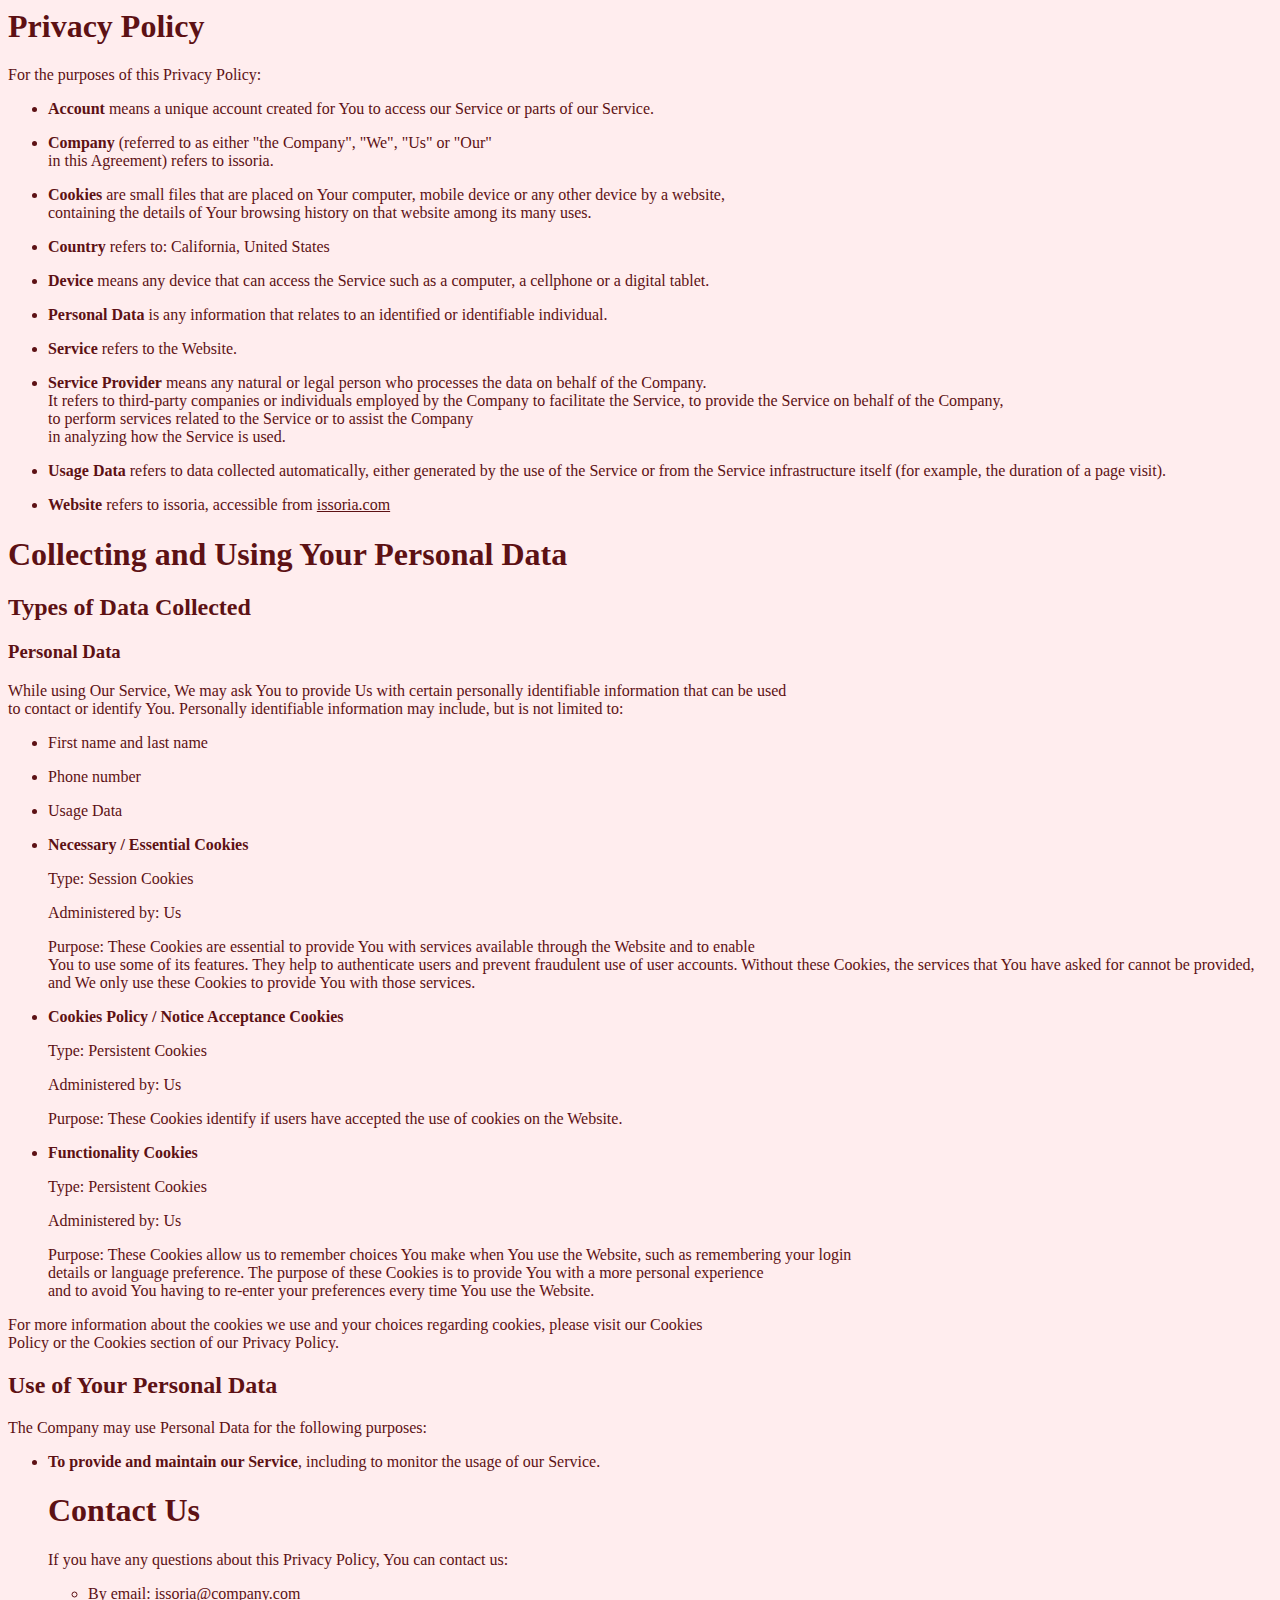
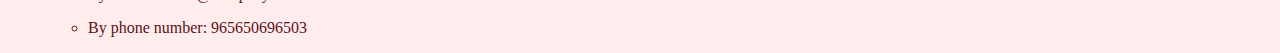
<file: issoria Bakery shop/lama/privcy.html>
<html>
<head>
    
    <title></title>
    <link rel="stylesheet" href="style2.css">
</head>
<body>
   <h1 class="head1">Privacy Policy</h1>
<p>For the purposes of this Privacy Policy:</p>
<ul>
<li>
<p><strong>Account</strong> means a unique account created for You to access our Service or parts of our Service.</p>
</li>
<li>
<p><strong>Company</strong> (referred to as either &quot;the Company&quot;, &quot;We&quot;, &quot;Us&quot; or &quot;Our&quot; <br>in this Agreement) refers to issoria.</p>
</li>
<li>
<p><strong>Cookies</strong> are small files that are placed on Your computer, mobile device or any other device by a website, <br>containing the details of Your browsing history on that website among its many uses.</p>
</li>
<li>
<p><strong>Country</strong> refers to: California,  United States</p>
</li>
<li>
<p><strong>Device</strong> means any device that can access the Service such as a computer, a cellphone or a digital tablet.</p>
</li>
<li>
<p><strong>Personal Data</strong> is any information that relates to an identified or identifiable individual.</p>
</li>
<li>
<p><strong>Service</strong> refers to the Website.</p>
</li>
<li>
<p><strong>Service Provider</strong> means any natural or legal person who processes the data on behalf of the Company. <br>It refers to third-party companies or individuals employed by the Company to facilitate the Service, to provide the Service on behalf of the Company, <br>to perform services related to the Service or to assist the Company<br> in analyzing how the Service is used.</p>
</li>
<li>
<p><strong>Usage Data</strong> refers to data collected automatically, either generated by the use of the Service or from the Service infrastructure itself (for example, the duration of a page visit).</p>
</li>
<li>
<p><strong>Website</strong> refers to issoria, accessible from <a href="issoria.com" rel="external nofollow noopener" target="_blank">issoria.com</a></p>
</li>
</ul>
<h1>Collecting and Using Your Personal Data</h1>
<h2>Types of Data Collected</h2>
<h3>Personal Data</h3>
<p>While using Our Service, We may ask You to provide Us with certain personally identifiable information that can be used<br> to contact or identify You. Personally identifiable information may include, but is not limited to:</p>
<ul>
<li>
<p>First name and last name</p>
</li>
<li>
<p>Phone number</p>
</li>
<li>
<p>Usage Data</p>
</li>
</ul>
<ul>
<li>
<p><strong>Necessary / Essential Cookies</strong></p>
<p>Type: Session Cookies</p>
<p>Administered by: Us</p>
<p>Purpose: These Cookies are essential to provide You with services available through the Website and to enable<br> You to use some of its features. They help to authenticate users and prevent fraudulent use of user accounts. Without these Cookies, the services that You have asked for cannot be provided, <br>and We only use these Cookies to provide You with those services.</p>
</li>
<li>
<p><strong>Cookies Policy / Notice Acceptance Cookies</strong></p>
<p>Type: Persistent Cookies</p>
<p>Administered by: Us</p>
<p>Purpose: These Cookies identify if users have accepted the use of cookies on the Website.</p>
</li>
<li>
<p><strong>Functionality Cookies</strong></p>
<p>Type: Persistent Cookies</p>
<p>Administered by: Us</p>
<p>Purpose: These Cookies allow us to remember choices You make when You use the Website, such as remembering your login<br> details or language preference. The purpose of these Cookies is to provide You with a more personal experience <br>and to avoid You having to re-enter your preferences every time You use the Website.</p>
</li>
</ul>
<p>For more information about the cookies we use and your choices regarding cookies, please visit our Cookies<br> Policy or the Cookies section of our Privacy Policy.</p>
<h2>Use of Your Personal Data</h2>
<p>The Company may use Personal Data for the following purposes:</p>
<ul>
<li>
<p><strong>To provide and maintain our Service</strong>, including to monitor the usage of our Service.</p>
</li>

<h1>Contact Us</h1>
<p>If you have any questions about this Privacy Policy, You can contact us:</p>
<ul>
<li>
<p>By email: issoria@company.com</p>
</li>
<li>
<p>By phone number: 965650696503</p>
</li>
</ul>
</body>
</html>
</file>
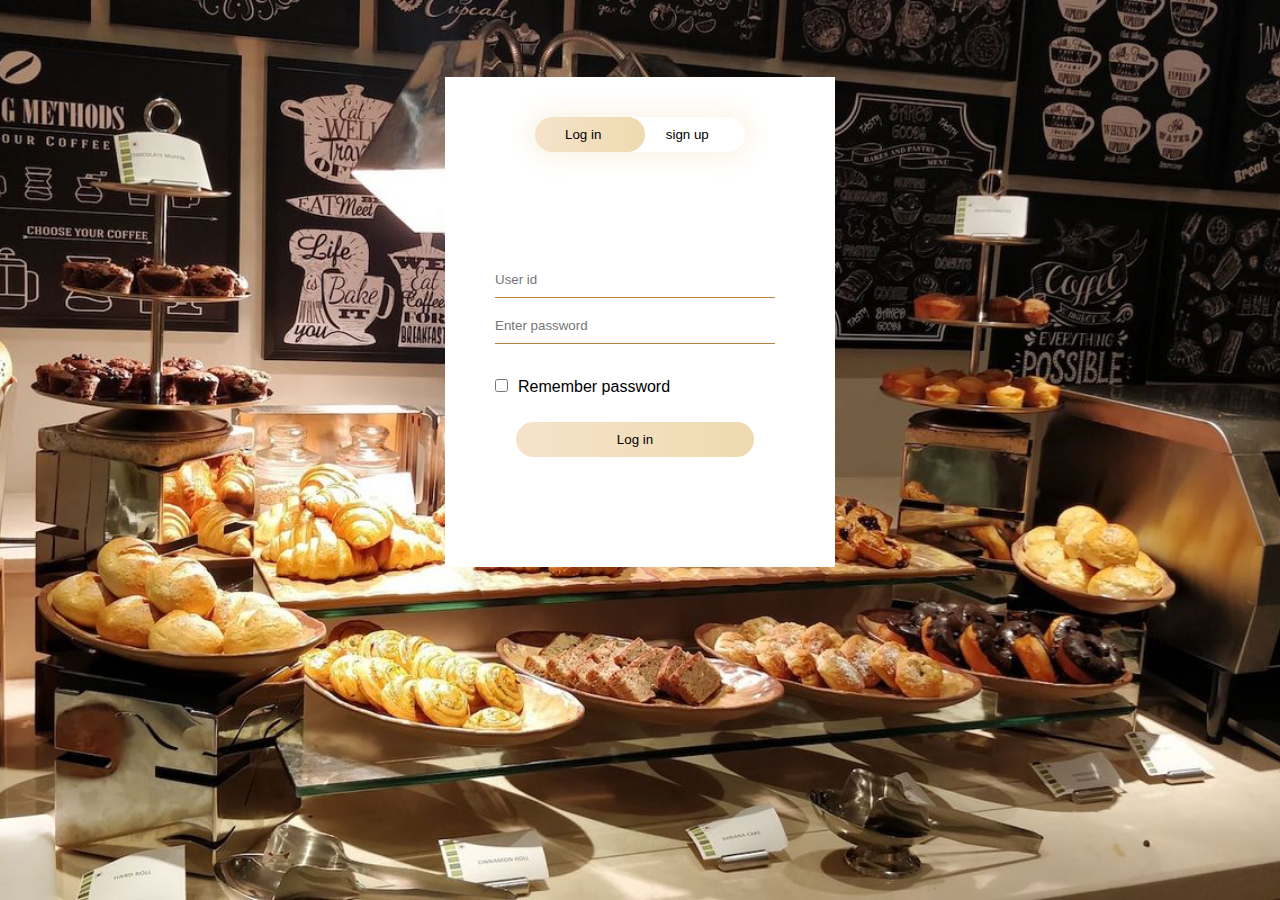
<file: issoria Bakery shop/newlogandsign/login&signup.html>
<html>
     <head>
        <title> login & signup </title>
        <link rel="stylesheet" href="login&signup.css"> 
        <script type="text/javascript" src="login&signup.js"></script>
     </head>


     <body>
          <div class ="hero">
            <div class ="form-box">
                <div class ="button-box">
                    <div id ="btn"> </div>
                    <button type="button" class="toggle-btn" onclick="login()">Log in</button>
                    <button type="button" class="toggle-btn" onclick="signup()">sign up</button>
                    
                 </div>
                 <form id ="login" class="input-group">
                    <input type="text" class="input-field" placeholder="User id" required>
                    <input type="text" class="input-field" placeholder="Enter password" required>
                    <input type="checkbox" class="check-box"><span>Remember password</span>
                    <button type="submit" class="submit-btn" onclick="hi()">Log in</button>
                 </form>
                 <form id="signup"class="input-group">
                    <input type="text" class="input-field" placeholder="User id" required>
                    <input type="email" class="input-field" placeholder="Email" required>

                    <input type="text" class="input-field" placeholder="Enter password" required>
                    <input type="checkbox" class="check-box"><span>I agree to terms and conditions</span>
                    <button type="submit" class="submit-btn" onclick="by()">Log in</button>
                 </form>
            </div>
          </div>
           <script>
            var x= document.getElementById("login");
            var y= document.getElementById("signup");
            var z= document.getElementById("btn");

            function signup(){
                x.style.left="-400px";
                y.style.left="50px";
                z.style.left="110px";
            }
            function login(){
                x.style.left="50px";
                y.style.left="450px";
                z.style.left="0px";
            }
          </script>
     </body>
 </html>
</file>
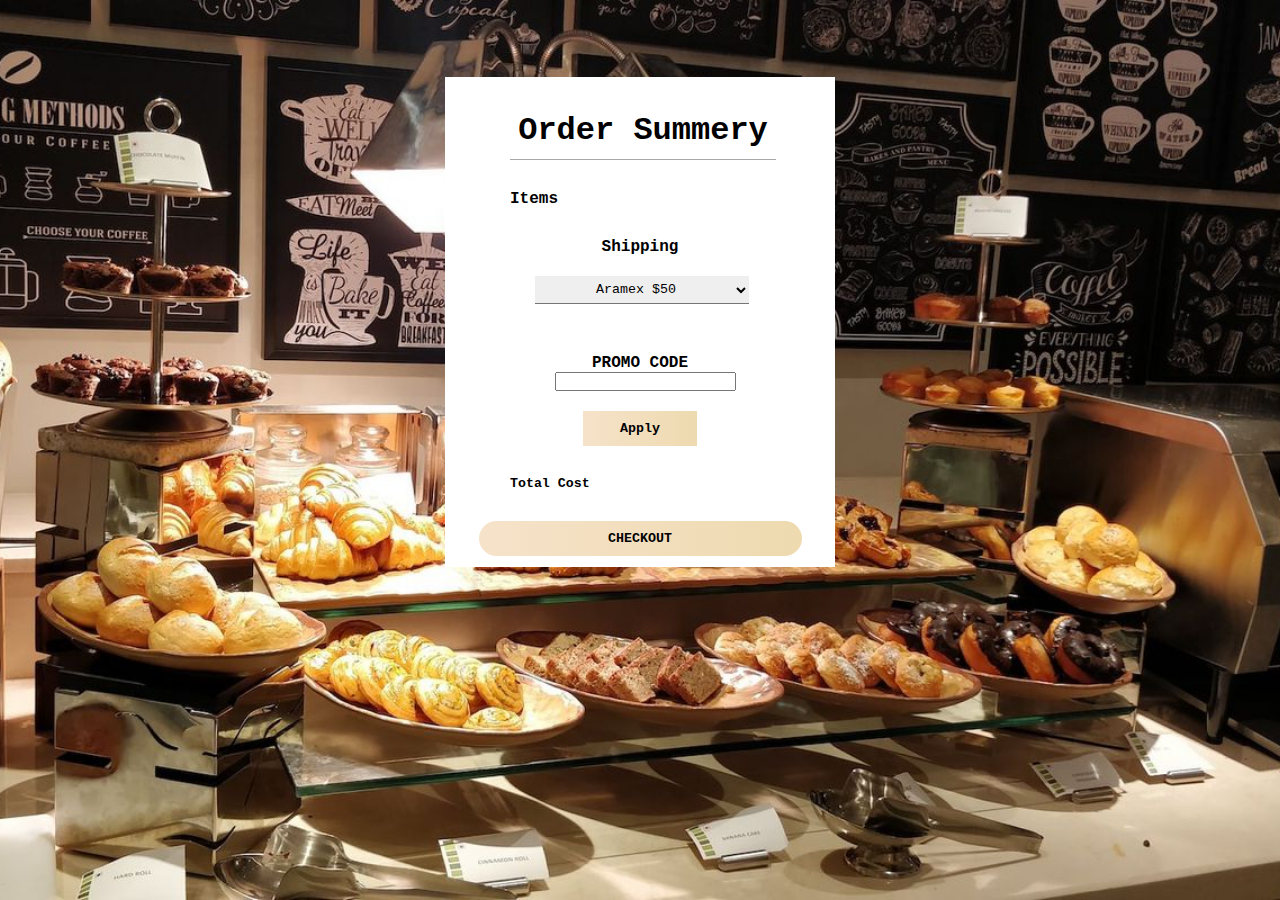
<file: issoria Bakery shop/newlogandsign/order.html>
<html>
  <head>

      <title>OrderPage</title>
      <link rel="stylesheet" href="orderpage.css">
      <script type="text/javascript" src="orderpage.js"></script>

      

  </head>
  <body> 
    <div class ="hero">
      <div class ="form-box">
        <form>
          <h1 class="Order"> Order Summery</h1>
          <h4 class="item"> Items </h6>
          <div> <label for="shipping" class="Shipping"> <h4>Shipping</h4> </label>
            <select name="shipping" id="shipping" class="Shippin">
              <option value="0">Aramex $50</option>
              <option value="1">Torod  $70 fast shipping</option>
            </select>
          </div>

          <label for=PromoCode class="PromoCode"><h4>PROMO CODE</h4> </label>
          <input type=“text” name=PromoCode  class="c">
       
          <button type="submit" class="apply-btn"><h4>Apply</h4></button>
          <h5 class="cost"> Total Cost </h5>
          <button type="submit" class="submit-btn" onclick="ch()"><h4>CHECKOUT</h4></button>
        </form>
      </div>
    </div>
  </body>
</html>
</file>
<file: issoria Bakery shop/lama/style2.css>
*{
    font-family: Serif;
   color: #5D1114;
   background-color: #FFEDEE;
}
</file>
<file: issoria Bakery shop/newlogandsign/login&signup.css>
*{
    margin: 0;
    padding: 0;
    font-family: sans-serif;
}
 
.hero{
     height: 100%;
     width: 100%;
     background-image: url(B.jpeg); 
     background-position: center;
     background-size: cover;
     position:absolute;

}

.form-box{
    width: 380px;
    height: 480px;
    position: relative;
    margin: 6% auto;
    background: #fff;
    padding: 5px;
    overflow: hidden;
}

.button-box{
    width: 210px;
    margin: 35px auto;
    position: relative;
    box-shadow:0 0 20px 9px #dab8521f ;
    border-radius: 30px;
}

.toggle-btn{
     padding: 10px 30px;
     cursor: pointer;
     background: transparent;
     border: 0;
     outline: none;
     position:relative; 

}

#btn{
      top: 0;
      left: 0;
      position: absolute;
      width: 110px;
      height: 100%;
      background: linear-gradient(to right,#eac08973,#daad4e73);
      border-radius: 30px;
      transition: .5s;
}

.input-group{
    top: 180px;
    position: absolute;
    width: 280px;
    transition: .5s;
}

.input-field{
    width: 100%;
    padding: 10px 0;
    margin: 5px 0;
    border-left:0 ;
    border-right:0 ;
    border-top:0 ;
    border-bottom: 1px solid rgb(186, 129, 65) ;
    outline: none;
    background: transparent;
}

.submit-btn{
    width: 85%;
    padding: 10px;
    cursor: pointer;
    display: block;
    margin: auto;
    background: linear-gradient(to right,#eac08973,#daad4e73);
    border: 0;
    outline: none;
    border-radius: 30px;
}

.check-box{
    margin: 30px 10px 30px 0;
}

.span{
    color: #777;
    font-size: 20px;
    bottom: 68px;
    position: absolute;
}

#login{
    left: 50px;

}
#signup{
    left: 450px;
}
</file>
<file: issoria Bakery shop/newlogandsign/orderpage.css>
*{
    margin: 0;
    padding: 0;
}
 
.hero{
     height: 100%;
     width: 100%;
     background-image: url(B.jpeg); 
     background-position: center;
     background-size: cover;
     position:absolute;
}

.form-box{
    width: 380px;
    height: 480px;
    position: relative;
    margin: 6% auto;
    background: rgb(255, 255, 255);
    padding: 5px;
}

.Order{
    text-align: center;
    width: 70%;
    padding: 10px 0;
    margin: 20px 0;
    margin-left: 60px;
    border-left:0 ;
    border-right:0 ;
    border-top:0 ;
    border-bottom: 1px solid rgb(168, 168, 168) ;
    outline: none;
    font-family: Courier;

}

.item{
    text-align:left;
    width: 70%;
    padding: 10px 0;
    margin: 20px 0;
    margin-left: 60px;
    border-left:0 ;
    border-right:0 ;
    border-top:0 ;
    font-family: Courier;

}
.Shipping{
    text-align:center;
    width: 70%;
    padding: 10px 0;
    margin: 20px 0;
    margin-left: 60px;
    border-left:0 ;
    border-right:0 ;
    border-top:0 ;
    font-family: Courier;
    

}

.Shippin{
    text-align:center;
    padding: 5px 5 5 5;
    margin: 20px 60 50 80 ;
    margin-left: 85px;
    border-left:0 ;
    border-right:0 ;
    border-top:0 ;
    font-family: Courier;

}


.PromoCode{
    text-align: center;
    width: 70%;
    padding: 10px 0;
    margin: 10px 0;
    margin-left: 60px;
    outline: none;
    background: transparent;    
    font-family: Courier;
}

.c{
    text-align: center;
    margin-left: 105px;
}

.apply-btn{
    
    width: 30%;
    padding: 10px;
    cursor: pointer;
    display: block;
    margin: auto;
    margin-top: 20px;
    background: linear-gradient(to right,#eac08973,#daad4e73);
    border: 0;
    outline: none;
    font-family: Courier;
}

.cost{
    text-align:left;
    width: 70%;
    padding: 10px 0;
    margin: 20px 0;
    margin-left: 60px;
    border-left:0 ;
    border-right:0 ;
    border-top:0 ;
    font-family: Courier;
}
.submit-btn{
    width: 85%;
    padding: 10px;
    cursor: pointer;
    display: block;
    margin: auto;
    margin-top:20px;
    background: linear-gradient(to right,#eac08973,#daad4e73);
    border: 0;
    outline: none;
    border-radius: 30px;
    font-family: Courier;
}
</file>
